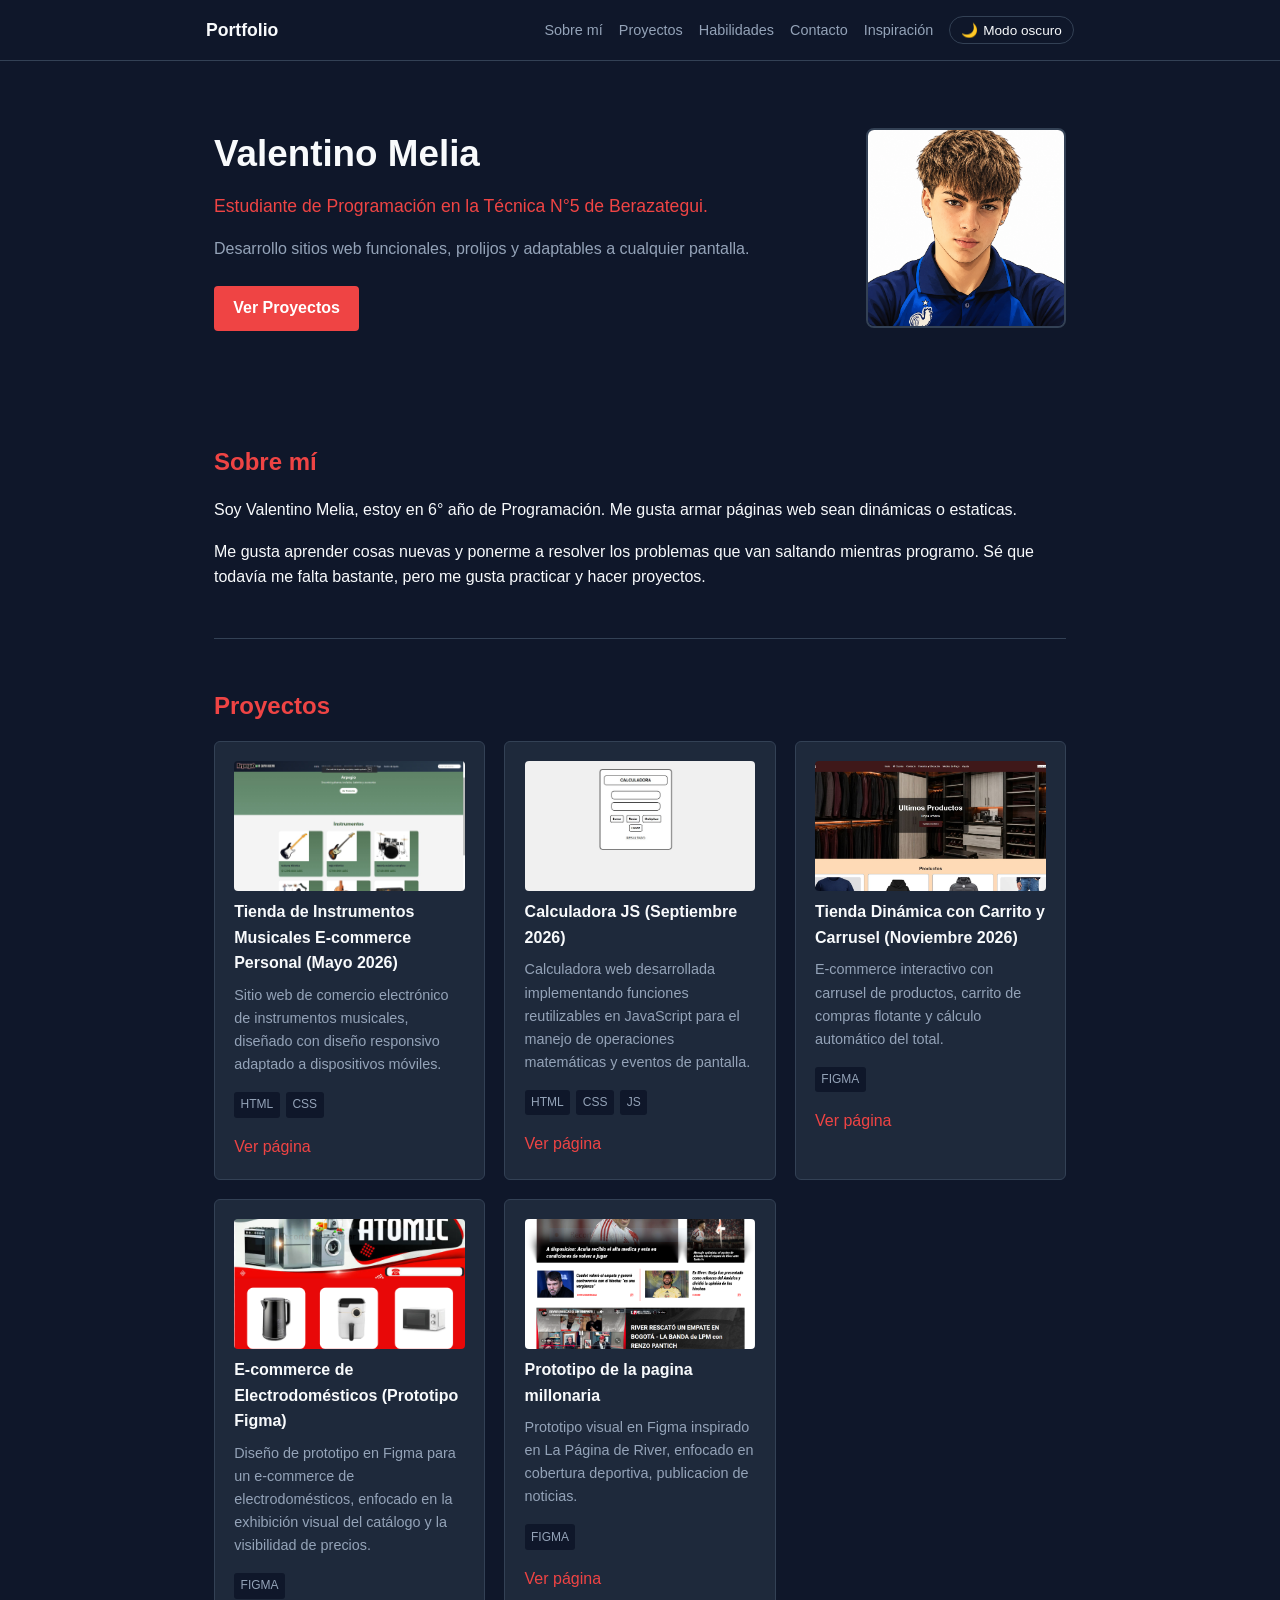
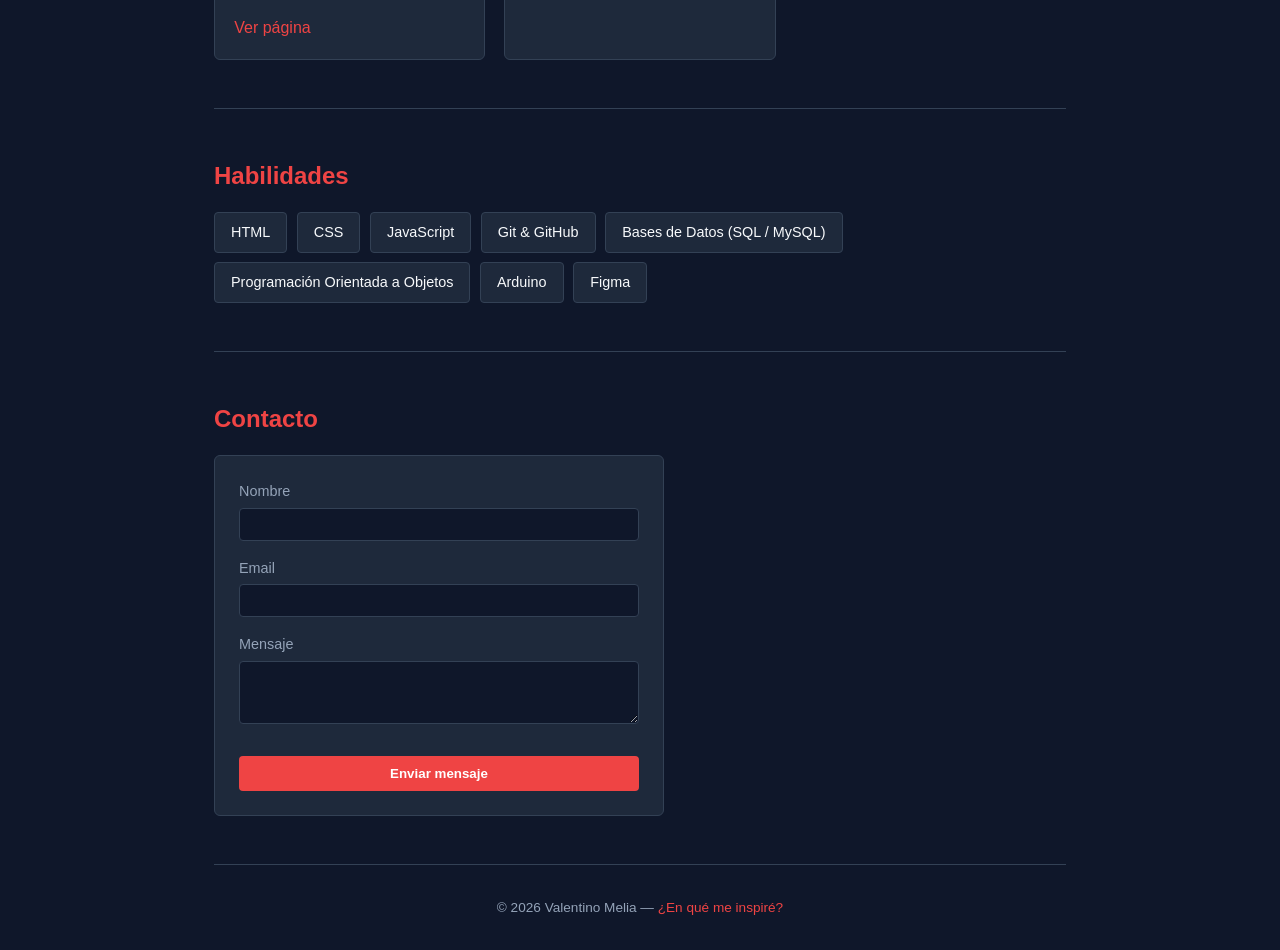
<file: index.html>
<!DOCTYPE html>
<html lang="es">
<head>
    <meta charset="UTF-8">
    <meta name="viewport" content="width=device-width, initial-scale=1.0">
    <title>Valentino Melia | Portfolio</title>
    <link rel="stylesheet" href="style.css">
</head>
<body>
    <header>
        <nav class="nav">
            <a href="#hero" class="logo">Portfolio</a>
            <div class="links">
                <a href="#sobre-mi">Sobre mí</a>
                <a href="#proyectos">Proyectos</a>
                <a href="#habilidades">Habilidades</a>
                <a href="#contacto">Contacto</a>
                <a href="inspiracion.html">Inspiración</a>
                <button id="theme-btn" class="theme-btn">🌙 <span id="theme-text">Modo oscuro</span></button>
            </div>
        </nav>
    </header>

    <main>
        <section id="hero" class="hero">
            <div class="hero-info">
                <h1>Valentino Melia</h1>
                <h2>Estudiante de Programación en la Técnica N°5 de Berazategui.</h2>
                <p>Desarrollo sitios web funcionales, prolijos y adaptables a cualquier pantalla.</p>
                <a href="#proyectos" class="btn">Ver Proyectos</a>
            </div>
            <img src="valentinootaku.png" alt="Foto de Valentino Melia" class="avatar" onerror="this.src='https://images.unsplash.com/photo-1534528741775-53994a69daeb?w=300&auto=format&fit=crop&q=80'">
        </section>

        <section id="sobre-mi" class="sec">
            <h3>Sobre mí</h3>
            <p style="margin-bottom: 1rem;">Soy Valentino Melia, estoy en 6° año de Programación. Me gusta armar páginas web sean dinámicas o estaticas.</p>
            <p>Me gusta aprender cosas nuevas y ponerme a resolver los problemas que van saltando mientras programo. Sé que todavía me falta bastante, pero me gusta practicar y hacer proyectos.</p>
        </section>

        <section id="proyectos" class="sec">
            <h3>Proyectos</h3>
            <div class="grid">
                <article class="card">
                    <img src="tienda-instrumentos.jpg" alt="Captura Tienda de Instrumentos Musicales" onerror="this.src='https://images.unsplash.com/photo-1460925895917-afdab827c52f?w=400&auto=format&fit=crop&q=80'">
                    <h4>Tienda de Instrumentos Musicales E-commerce Personal (Mayo 2026)</h4>
                    <p>Sitio web de comercio electrónico de instrumentos musicales, diseñado con diseño responsivo adaptado a dispositivos móviles.</p>
                    <div class="tags"><span>HTML</span><span>CSS</span></div>
                    <a href="https://arpegiocenter.netlify.app" target="_blank">Ver página</a>
                </article>

                <article class="card">
                    <img src="calculadora.jpg" alt="Captura Calculadora JS" onerror="this.src='https://images.unsplash.com/photo-1554224155-8d04cb21cd6c?w=400&auto=format&fit=crop&q=80'">
                    <h4>Calculadora JS (Septiembre 2026)</h4>
                    <p>Calculadora web desarrollada implementando funciones reutilizables en JavaScript para el manejo de operaciones matemáticas y eventos de pantalla.</p>
                    <div class="tags"><span>HTML</span><span>CSS</span><span>JS</span></div>
                    <a href="https://calculadoradf.netlify.app/" target="_blank">Ver página</a>
                </article>

                <article class="card">
                    <img src="tienda-dinamica.jpg" alt="Captura Tienda Dinámica con Carrito y Carrusel" onerror="this.src='https://images.unsplash.com/photo-1522199755839-a2bacb67c546?w=400&auto=format&fit=crop&q=80'">
                    <h4>Tienda Dinámica con Carrito y Carrusel (Noviembre 2026)</h4>
                    <p>E-commerce interactivo con carrusel de productos, carrito de compras flotante y cálculo automático del total.</p>
                    <div class="tags"><span>FIGMA</span></div>
                    <a href="https://webdinamicadf.netlify.app/" target="_blank">Ver página</a>
                </article>

                <article class="card">
                    <img src="figma.png" alt="Captura Tienda Dinámica con Carrito y Carrusel" onerror="this.src='https://images.unsplash.com/photo-1522199755839-a2bacb67c546?w=400&auto=format&fit=crop&q=80'">
                    <h4>E-commerce de Electrodomésticos (Prototipo Figma)</h4>
                    <p>Diseño de prototipo en Figma para un e-commerce de electrodomésticos, enfocado en la exhibición visual del catálogo y la visibilidad de precios.</p>
                    <div class="tags"><span>FIGMA</span></div>
                    <a href="https://www.figma.com/design/xeOWwgXvrEaH9v4qnr0vRz/tarea-figma-coronel?node-id=0-1&t=jUel8Ysqm7WBgI2U-1" target="_blank">Ver página</a>
                </article>

                <article class="card">
                    <img src="figmariver.png" alt="Captura Tienda Dinámica con Carrito y Carrusel" onerror="this.src='https://images.unsplash.com/photo-1522199755839-a2bacb67c546?w=400&auto=format&fit=crop&q=80'">
                    <h4>Prototipo de la pagina millonaria</h4>
                    <p>Prototipo visual en Figma inspirado en La Página de River, enfocado en cobertura deportiva, publicacion de noticias.</p>
                   <div class="tags"><span>FIGMA</span></div>
                    <a href="https://www.figma.com/design/ifs43B7oykSdN2YWVYAzft/la-pagina-millonaria?t=jUel8Ysqm7WBgI2U-1" target="_blank">Ver página</a>
                </article>
            </div>
        </section>

        <section id="habilidades" class="sec">
            <h3>Habilidades</h3>
            <ul class="skills">
                <li>HTML</li>
                <li>CSS</li>
                <li>JavaScript</li>
                <li>Git & GitHub</li>
                <li>Bases de Datos (SQL / MySQL)</li>
                <li>Programación Orientada a Objetos</li>
                <li>Arduino</li>
                <li>Figma</li>
            </ul>
        </section>

        <section id="contacto" class="sec">
            <h3>Contacto</h3>
            <form action="https://formspree.io/f/xkjrrydy" method="POST" class="form" id="form">
                <label>Nombre <input type="text" name="nombre" required></label>
                <label>Email <input type="email" name="email" id="email" required></label>
                <label>Mensaje <textarea name="mensaje" id="mensaje" rows="3" required></textarea></label>
                <p id="error" class="error"></p>
                <button type="submit" class="btn">Enviar mensaje</button>
            </form>
        </section>
    </main>

    <footer>
        <p>© 2026 Valentino Melia — <a href="inspiracion.html">¿En qué me inspiré?</a></p>
    </footer>

    <script src="script.js"></script>
</body>
</html>
</file>
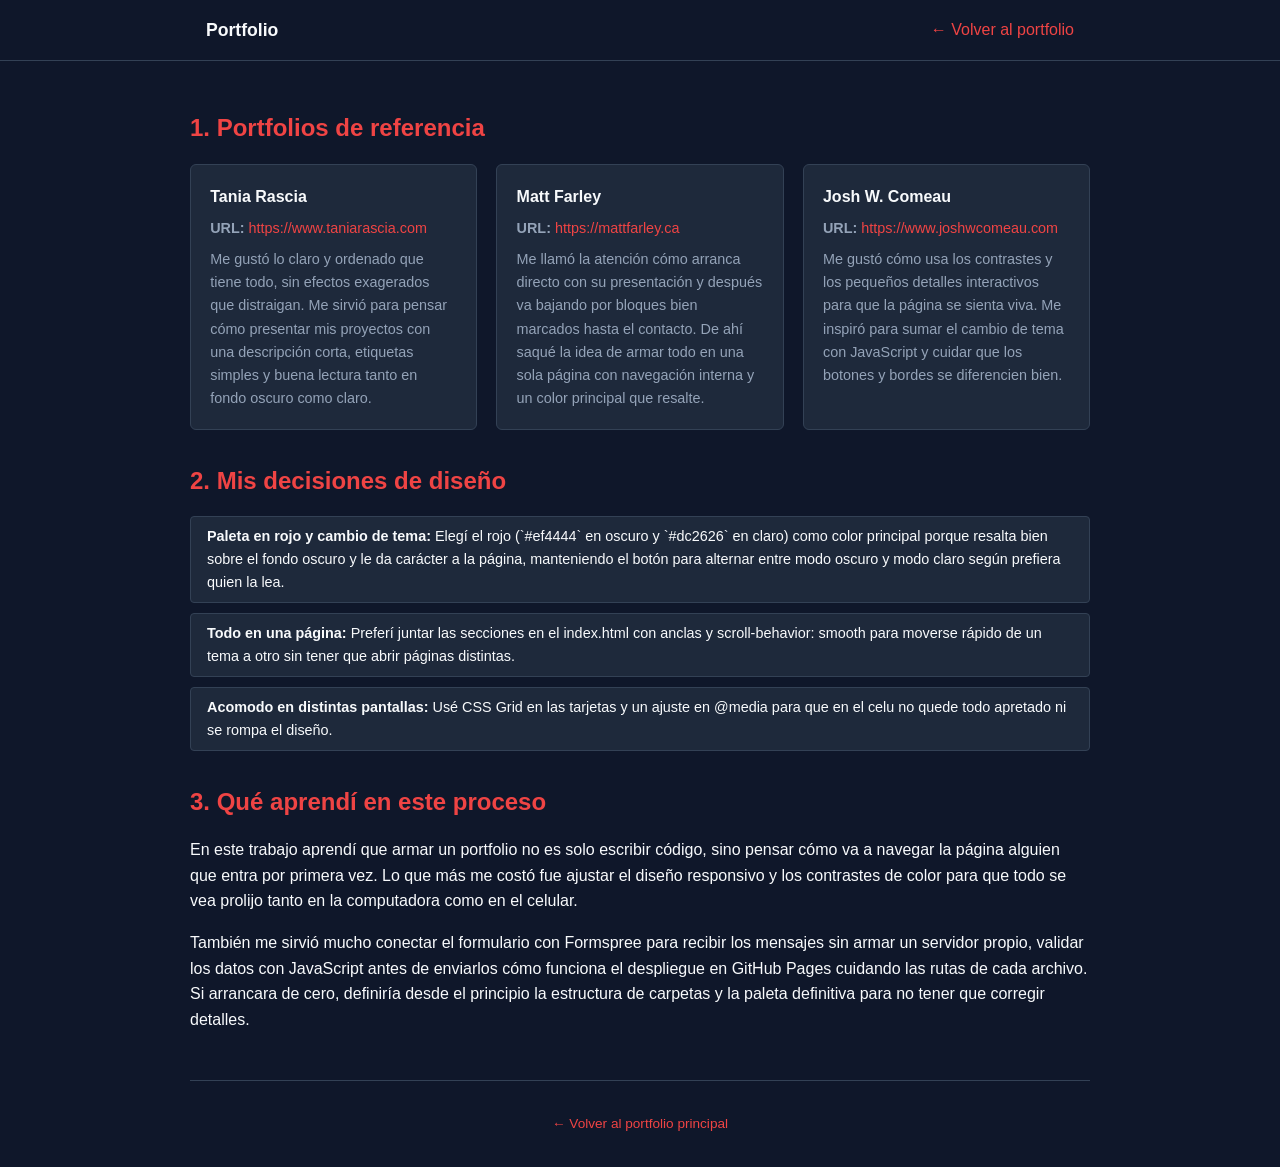
<file: inspiracion.html>
<!DOCTYPE html>
<html lang="es">
<head>
    <meta charset="UTF-8">
    <meta name="viewport" content="width=device-width, initial-scale=1.0">
    <title>Inspiración | Valentino Melia</title>
    <link rel="stylesheet" href="style.css">
</head>
<body>
    <header>
        <nav class="nav">
            <a href="index.html" class="logo">Portfolio</a>
            <a href="index.html" class="links">← Volver al portfolio</a>
        </nav>
    </header>

    <main class="sec">
        <h3>1. Portfolios de referencia</h3>
        <div class="grid">
            <article class="card">
                <h4>Tania Rascia</h4>
                <p><strong>URL:</strong> <a href="https://www.taniarascia.com" target="_blank">https://www.taniarascia.com</a></p>
                <p>Me gustó lo claro y ordenado que tiene todo, sin efectos exagerados que distraigan. Me sirvió para pensar cómo presentar mis proyectos con una descripción corta, etiquetas simples y buena lectura tanto en fondo oscuro como claro.</p>
            </article>
            <article class="card">
                <h4>Matt Farley</h4>
                <p><strong>URL:</strong> <a href="https://mattfarley.ca" target="_blank">https://mattfarley.ca</a></p>
                <p>Me llamó la atención cómo arranca directo con su presentación y después va bajando por bloques bien marcados hasta el contacto. De ahí saqué la idea de armar todo en una sola página con navegación interna y un color principal que resalte.</p>
            </article>
            <article class="card">
                <h4>Josh W. Comeau</h4>
                <p><strong>URL:</strong> <a href="https://www.joshwcomeau.com" target="_blank">https://www.joshwcomeau.com</a></p>
                <p>Me gustó cómo usa los contrastes y los pequeños detalles interactivos para que la página se sienta viva. Me inspiró para sumar el cambio de tema con JavaScript y cuidar que los botones y bordes se diferencien bien.</p>
            </article>
        </div>

        <h3 style="margin-top: 2rem;">2. Mis decisiones de diseño</h3>
        <ul class="skills" style="flex-direction: column;">
            <li><strong>Paleta en rojo y cambio de tema:</strong> Elegí el rojo (`#ef4444` en oscuro y `#dc2626` en claro) como color principal porque resalta bien sobre el fondo oscuro y le da carácter a la página, manteniendo el botón para alternar entre modo oscuro y modo claro según prefiera quien la lea.</li>
            <li><strong>Todo en una página:</strong> Preferí juntar las secciones en el <code>index.html</code> con anclas y <code>scroll-behavior: smooth</code> para moverse rápido de un tema a otro sin tener que abrir páginas distintas.</li>
            <li><strong>Acomodo en distintas pantallas:</strong> Usé CSS Grid en las tarjetas y un ajuste en <code>@media</code> para que en el celu no quede todo apretado ni se rompa el diseño.</li>
        </ul>

        <h3 style="margin-top: 2rem;">3. Qué aprendí en este proceso</h3>
        <p style="margin-bottom: 1rem;">En este trabajo aprendí que armar un portfolio no es solo escribir código, sino pensar cómo va a navegar la página alguien que entra por primera vez. Lo que más me costó fue ajustar el diseño responsivo y los contrastes de color para que todo se vea prolijo tanto en la computadora como en el celular.</p>
        <p>También me sirvió mucho conectar el formulario con Formspree para recibir los mensajes sin armar un servidor propio, validar los datos con JavaScript antes de enviarlos cómo funciona el despliegue en GitHub Pages cuidando las rutas de cada archivo. Si arrancara de cero, definiría desde el principio la estructura de carpetas y la paleta definitiva para no tener que corregir detalles.</p>
    </main>

    <footer>
        <p><a href="index.html">← Volver al portfolio principal</a></p>
    </footer>
</body>
</html>
</file>
<file: style.css>
:root {
    --bg: #0f172a;
    --card: #1e293b;
    --text: #f8fafc;
    --muted: #94a3b8;
    --accent: #ef4444;
    --border: #334155;
}

body.light {
    --bg: #f8f9fa;
    --card: #ffffff;
    --text: #212529;
    --muted: #64748b;
    --accent: #dc2626;
    --border: #dee2e6;
}

html {
    scroll-behavior: smooth;
}

* {
    margin: 0;
    padding: 0;
    box-sizing: border-box;
    font-family: Arial, sans-serif;
}

body {
    background-color: var(--bg);
    color: var(--text);
    line-height: 1.6;
}

header {
    position: sticky;
    top: 0;
    background-color: var(--bg);
    border-bottom: 1px solid var(--border);
    z-index: 100;
}

.nav {
    max-width: 900px;
    margin: 0 auto;
    padding: 1rem;
    display: flex;
    justify-content: space-between;
    align-items: center;
}

.logo {
    font-weight: bold;
    color: var(--text);
    text-decoration: none;
    font-size: 1.1rem;
}

a {
    color: var(--accent);
    text-decoration: none;
}

.links {
    display: flex;
    gap: 1rem;
    align-items: center;
}

.links a {
    color: var(--muted);
    font-size: 0.9rem;
}

.links a:hover {
    color: var(--accent);
}

.theme-btn {
    background: none;
    border: 1px solid var(--border);
    border-radius: 20px;
    padding: 0.3rem 0.7rem;
    cursor: pointer;
    font-size: 0.85rem;
    color: var(--text);
    display: flex;
    align-items: center;
    gap: 0.3rem;
}

.theme-btn:hover {
    border-color: var(--accent);
}

main {
    max-width: 900px;
    margin: 0 auto;
    padding: 0 1.5rem;
}

.sec {
    padding: 3rem 0;
    border-bottom: 1px solid var(--border);
}

h3 {
    font-size: 1.5rem;
    margin-bottom: 1rem;
    color: var(--accent);
}

.hero {
    display: flex;
    align-items: center;
    justify-content: space-between;
    gap: 2rem;
    padding: 4rem 0;
}

.hero h1 {
    font-size: 2.3rem;
    margin-bottom: 0.5rem;
}

.hero h2 {
    font-size: 1.1rem;
    color: var(--accent);
    font-weight: normal;
    margin-bottom: 1rem;
}

.hero p {
    color: var(--muted);
    margin-bottom: 1.5rem;
}

.avatar {
    width: 200px;
    height: 200px;
    border-radius: 8px;
    object-fit: cover;
    border: 2px solid var(--border);
}

.btn {
    display: inline-block;
    background-color: var(--accent);
    color: #fff;
    padding: 0.6rem 1.2rem;
    border-radius: 4px;
    font-weight: bold;
    border: none;
    cursor: pointer;
}

.grid {
    display: grid;
    grid-template-columns: repeat(auto-fit, minmax(260px, 1fr));
    gap: 1.2rem;
}

.card {
    background-color: var(--card);
    border: 1px solid var(--border);
    border-radius: 6px;
    padding: 1.2rem;
    display: flex;
    flex-direction: column;
    gap: 0.5rem;
}

.card img {
    width: 100%;
    height: 130px;
    object-fit: cover;
    border-radius: 4px;
}

.card p {
    color: var(--muted);
    font-size: 0.9rem;
}

.tags {
    display: flex;
    gap: 0.4rem;
    margin: 0.5rem 0;
}

.tags span {
    background-color: var(--bg);
    color: var(--muted);
    font-size: 0.75rem;
    padding: 0.2rem 0.4rem;
    border-radius: 3px;
}

.skills {
    display: flex;
    flex-wrap: wrap;
    gap: 0.6rem;
    list-style: none;
}

.skills li {
    background-color: var(--card);
    border: 1px solid var(--border);
    padding: 0.5rem 1rem;
    border-radius: 4px;
    font-size: 0.9rem;
}

.form {
    display: flex;
    flex-direction: column;
    gap: 1rem;
    max-width: 450px;
    background-color: var(--card);
    padding: 1.5rem;
    border-radius: 6px;
    border: 1px solid var(--border);
}

.form label {
    display: flex;
    flex-direction: column;
    gap: 0.3rem;
    font-size: 0.9rem;
    color: var(--muted);
}

.form input, .form textarea {
    background-color: var(--bg);
    border: 1px solid var(--border);
    padding: 0.5rem;
    border-radius: 4px;
    color: var(--text);
}

.error {
    color: #ef4444;
    font-size: 0.85rem;
    font-weight: bold;
}

footer {
    text-align: center;
    padding: 2rem;
    color: var(--muted);
    font-size: 0.85rem;
}

@media (max-width: 700px) {
    .hero {
        flex-direction: column-reverse;
        text-align: center;
    }
    .links {
        display: none;
    }
}
</file>
